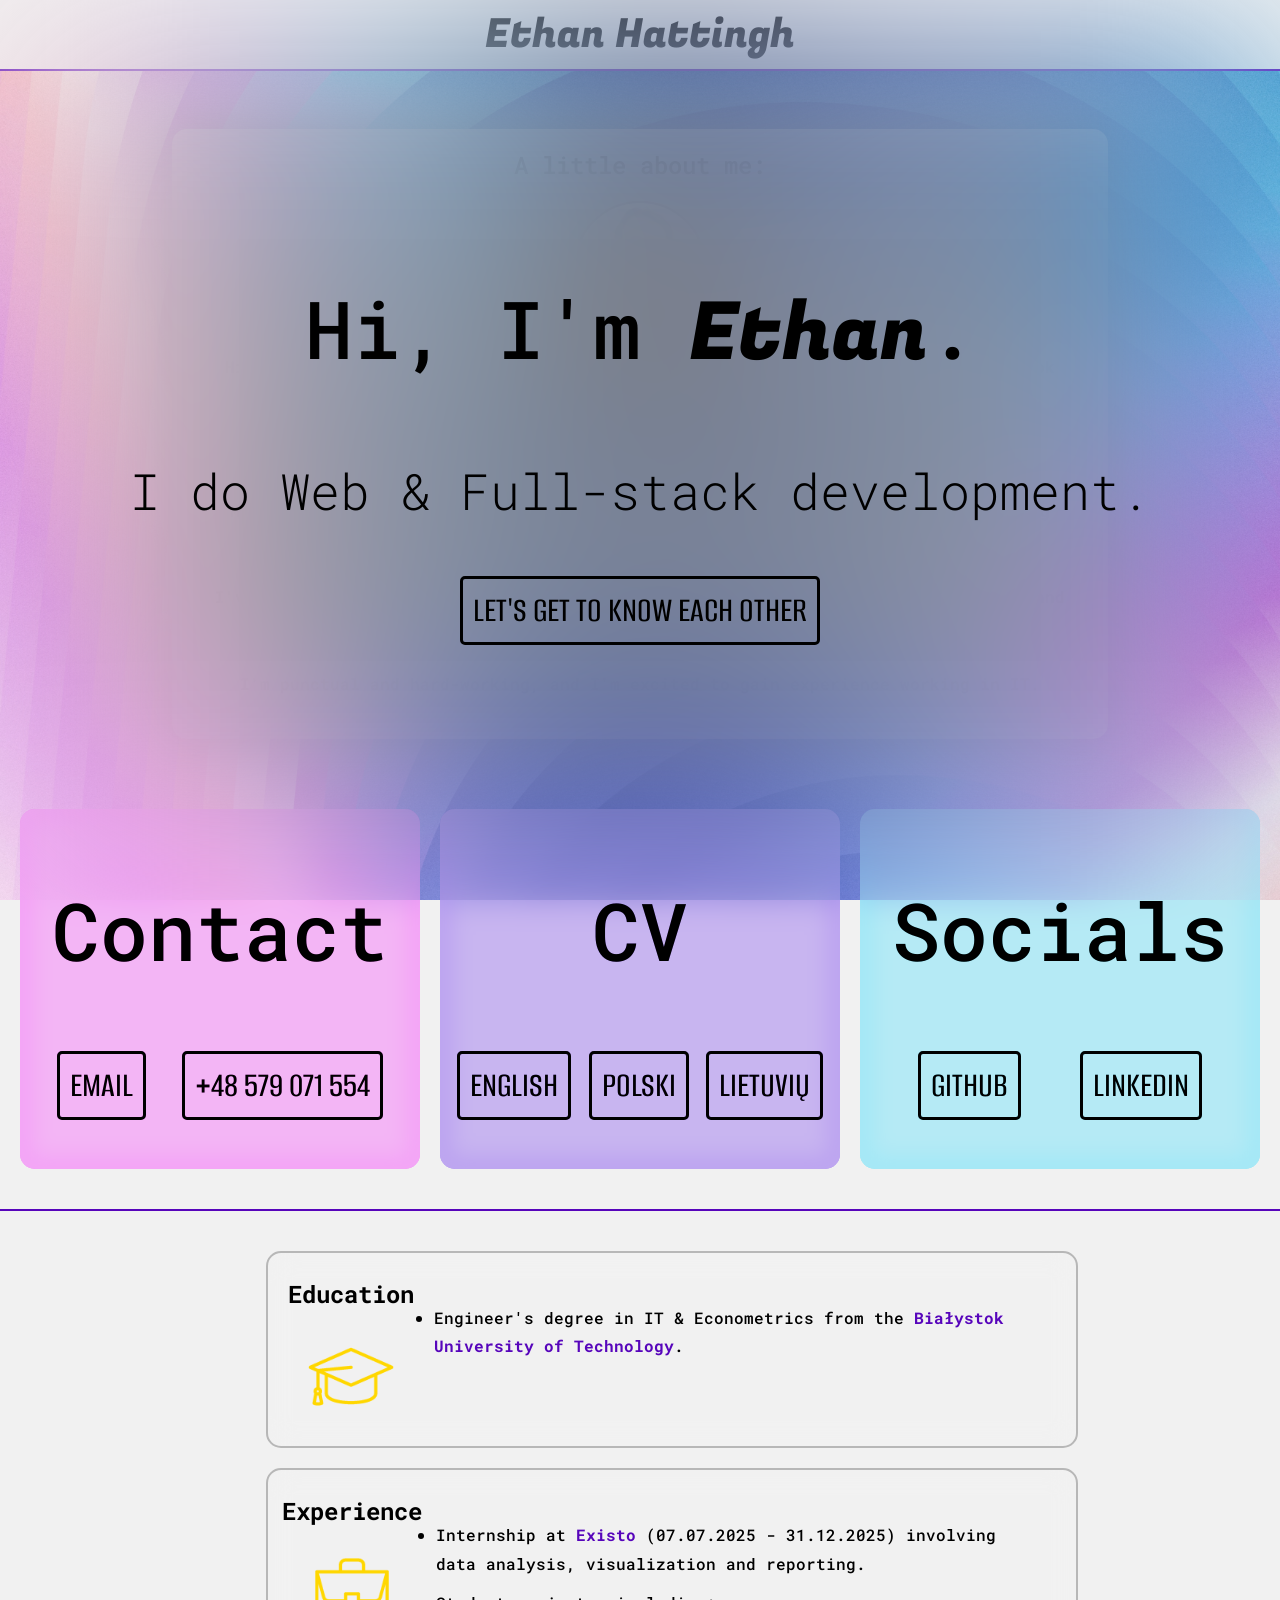
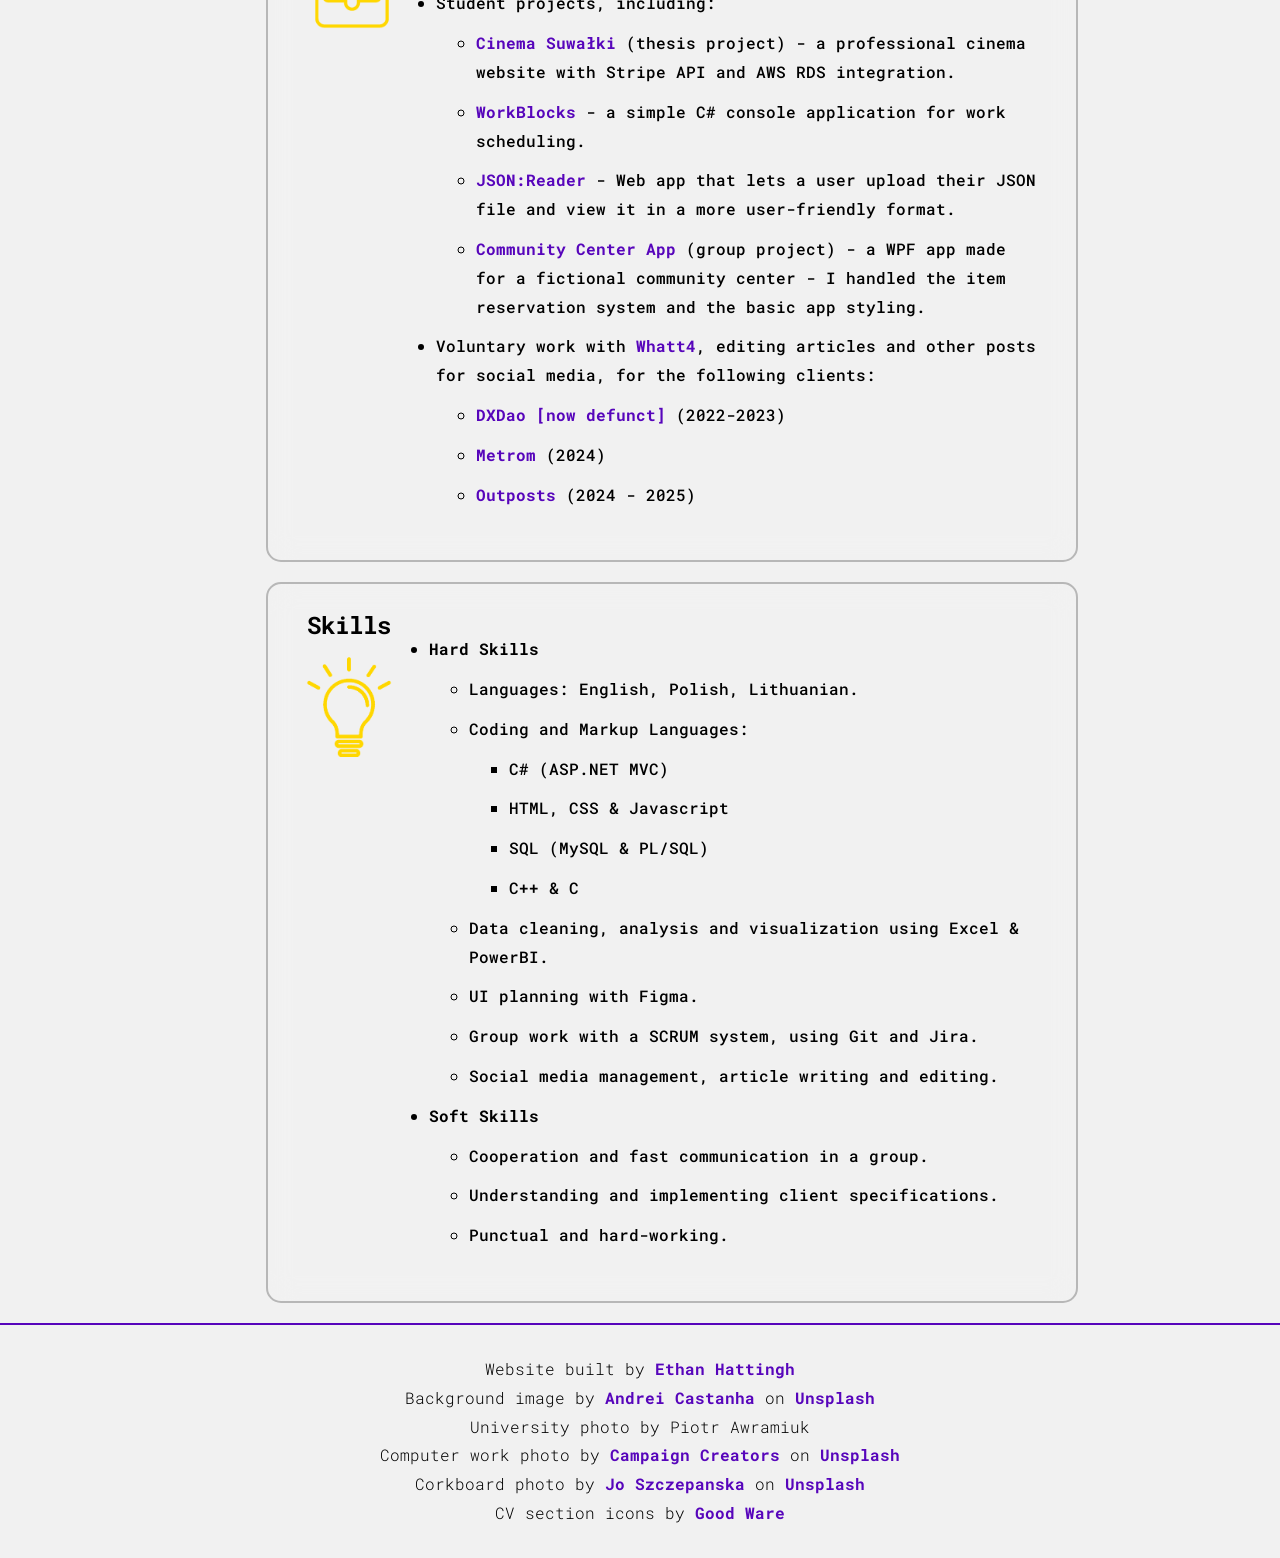
<file: index.html>
<!DOCTYPE html>
<html>
    <head>
        <meta charset="utf-8">
        <meta http-equiv="X-UA-Compatible" content="IE=edge">
        <title></title>
        <meta name="description" content="">
        <meta name="viewport" content="width=device-width, initial-scale=1 minimum-scale=1">
        <link rel="preconnect" href="https://fonts.googleapis.com">
        <link rel="preconnect" href="https://fonts.gstatic.com" crossorigin>
        <link href="https://fonts.googleapis.com/css2?family=Alumni+Sans+SC:ital,wght@0,100..900;1,100..900&family=Fugaz+One&family=Roboto+Mono:ital,wght@0,100..700;1,100..700&display=swap" rel="stylesheet">
        <link rel="stylesheet" href="css/style.css">
        <link rel="stylesheet" href="css/fonts.css">
    </head>
    <body class="vertical-flex no-scroll">
        <!--Header-->
        <header id="header">
            <a href="#" id="header-title" class="fugaz-one-regular">Ethan Hattingh</a>
        </header>

        <!--Splash screen (the thing with my name & that get to know each other button)-->
        <div id="splash">
            <p id="title" class="roboto-mono-bold text-functions">Hi, I'm <span class="fugaz-one-regular">Ethan</span>.</p>
            <p id="subtitle" class="roboto-mono-normal text-functions">I do Web & Full-stack development.</p>
            <button id="splash-button" class="alumni-sans-bold button-style">LET'S GET TO KNOW EACH OTHER</button>
        </div>

        <!--Bio (the one with my picture and some details about me)-->
        <section id="bio-section" class="bio-box vertical-flex">
            <h1 class="bio-title roboto-mono-bold">A little about me:</h1>
            <img id="bio-image" src="images/me.png" alt="Profile Picture">
            <p class="bio-text roboto-mono-bold">Hi, I'm Ethan. I'm an engineer of IT & Econometrics and a graduate of the Białystok University of Technology.<br><br>
                    I specialize in web and fullstack development, as well as data analysis.<br><br>
                    My specialty is C# and web development, but I'm also experienced with other coding languages and with SQL.<br><br>
                    I've been living in Poland for about 11 years, and I'm fluent in English, Polish, and Lithuanian.<br><br>
                    I'm punctual and hard-working, and I'm excited to gain experience working in IT.<br>
                </p>
        </section>

        <!--Contact info, CV pdfs, and socials-->
        <section class="info-flex">
            <div id="info-box1" class="info-box vertical-flex">
                <p class="info-box-title roboto-mono-bold">Contact</p>
                <div class="info-link-flex">
                    <a class="info-box-link alumni-sans-bold" href="mailto:ethanhattingh03@gmail.com">EMAIL</a>
                    <a class="info-box-link alumni-sans-bold" href="tel:579071554">+48 579 071 554</a>
                </div>
            </div>
            <div id="info-box2" class="info-box vertical-flex">
                <p class="info-box-title roboto-mono-bold">CV</p>
                <div class="info-link-flex">
                    <a class="info-box-link alumni-sans-bold" href="/documents/cv-en.pdf" download="Ethan Hattingh CV (en)">ENGLISH</a>
                    <a class="info-box-link alumni-sans-bold" href="/documents/cv-pl.pdf" download="Ethan Hattingh CV (pl)">POLSKI</a>
                    <a class="info-box-link alumni-sans-bold" href="/documents/cv-lt.pdf" download="Ethan Hattingh CV (lt)">LIETUVIŲ</a>
                </div>
            </div>
            <div id="info-box3" class="info-box vertical-flex">
                <p class="info-box-title roboto-mono-bold">Socials</p>
                <div class="info-link-flex">
                    <a class="info-box-link alumni-sans-bold" href="https://github.com/firecv">GITHUB</a>
                    <a class="info-box-link alumni-sans-bold" href="https://www.linkedin.com/in/ethan-hattingh-84b135362/">LINKEDIN</a>
                </div>
            </div>
        </section>

        <!--CV but readable without having to download it-->
        <section class="cv-section-container">
            <div id="cv-section" class="cv-box">
                <div class="vertical-flex">
                    <div id="cv-chunk1" class="cv-chunk horizontal-flex">
                        <div class="cv-icon-container">
                            <p class="cv-title roboto-mono-bold"><b>Education</b></p>
                            <img id="education-icon" class="cv-icon-image" src="images/cap.png" alt="Education Icon">
                        </div>
                        <div class="cv-detail-box">
                            <ul class="cv-list roboto-mono-bold">
                                <li>Engineer's degree in IT & Econometrics from the <a class="cv-link" href="https://pb.edu.pl/en/" target="_blank">Białystok University of Technology</a>.</li>
                            </ul>
                        </div>
                    </div>
                    <div id="cv-chunk2" class="cv-chunk horizontal-flex">
                        <div class="cv-icon-container">
                            <p class="cv-title roboto-mono-bold"><b>Experience</b></p>
                            <img id="work-icon" class="cv-icon-image" src="images/briefcase.png" alt="Work Icon">
                        </div>
                        <div class="cv-detail-box">
                            <ul class="cv-list roboto-mono-bold">
                                <li>Internship at <a class="cv-link" href="https://existo.pl/" target="_blank">Existo</a> (07.07.2025 - 31.12.2025) involving data analysis, visualization and reporting.</li>
                                <li>Student projects, including:
                                    <ul>
                                        <li><a class="cv-link" href="https://github.com/firecv/CinemaSite" target="_blank">Cinema Suwałki</a> (thesis project) - a professional cinema website with Stripe API and AWS RDS integration.</li>
                                        <li><a class="cv-link" href="https://github.com/firecv/WorkBlocks" target="_blank">WorkBlocks</a> - a simple C# console application for work scheduling.</li>
                                        <li><a class="cv-link" href="json-reader.html" target="_blank">JSON:Reader</a> - Web app that lets a user upload their JSON file and view it in a more user-friendly format.</li>
                                        <li><a class="cv-link" href="https://github.com/CHOSZCZYKP/MiejskiDomKultury" target="_blank">Community Center App</a> (group project) - a WPF app made for a fictional community center - I handled the item reservation system and the basic app styling.</li>
                                    </ul>
                                </li>
                                <li>Voluntary work with <a class="cv-link" href="https://whatt4.eth.limo/" target="_blank">Whatt4</a>, editing articles and other posts for social media, for the following clients:
                                    <ul>
                                        <li><a class="cv-link" href="https://dxdao.eth.link/" target="_blank">DXDao [now defunct]</a> (2022-2023)</li>
                                        <li><a class="cv-link" href="https://www.metrom.xyz/en" target="_blank">Metrom</a> (2024)</li>
                                        <li><a class="cv-link" href="https://outposts.io/" target="_blank">Outposts</a> (2024 - 2025)</li>
                                    </ul>
                                </li>
                            </ul>
                        </div>
                    </div>
                    <div id="cv-chunk3" class="cv-chunk horizontal-flex">
                        <div class="cv-icon-container">
                            <p class="cv-title roboto-mono-bold"><b>Skills</b></p>
                            <img id="skills-icon" class="cv-icon-image" src="images/lightbulb.png" alt="Skills Icon">
                        </div>
                        <div class="cv-detail-box">
                            <ul class="cv-list roboto-mono-bold">
                                <li><b>Hard Skills</b>
                                    <ul>
                                        <li>Languages: English, Polish, Lithuanian.</li>
                                        <li>Coding and Markup Languages:
                                            <ul>
                                                <li>C# (ASP.NET MVC)</li>
                                                <li>HTML, CSS & Javascript</li>
                                                <li>SQL (MySQL & PL/SQL)</li>
                                                <li>C++ & C</li>
                                            </ul>
                                        </li>
                                        <li>Data cleaning, analysis and visualization using Excel & PowerBI.</li>
                                        <li>UI planning with Figma.</li>
                                        <li>Group work with a SCRUM system, using Git and Jira.</li>
                                        <li>Social media management, article writing and editing.</li>
                                    </ul>
                                </li>
                                <li><b>Soft Skills</b>
                                    <ul>
                                        <li>Cooperation and fast communication in a group.</li>
                                        <li>Understanding and implementing client specifications.</li>
                                        <li>Punctual and hard-working.</li>
                                    </ul>
                                </li>
                            </ul>
                        </div>
                    </div>
                </div>
            </div>
        </section>

        <!--Footer links use the same styling as cv links, so the class is reused-->
        <footer id="footer">
            <p class="roboto-mono-normal">Website built by <a class="cv-link" href="https://github.com/firecv/firecv.github.io">Ethan Hattingh</a></p>
            <p class="roboto-mono-normal">Background image by <a class="cv-link" href="https://unsplash.com/@andreicastanha">Andrei Castanha</a> on <a class="cv-link" href="https://unsplash.com/photos/abstract-blue-and-pink-curved-lines-pattern-mAoMkGo4LGg">Unsplash</a></p>
            <p class="roboto-mono-normal">University photo by Piotr Awramiuk</p>
            <p class="roboto-mono-normal">Computer work photo by <a class="cv-link" href="https://unsplash.com/@campaign_creators">Campaign Creators</a> on <a class="cv-link" href="https://unsplash.com/photos/person-using-macbook-pro-pypeCEaJeZY">Unsplash</a></p>
            <p class="roboto-mono-normal">Corkboard photo by <a class="cv-link" href="https://unsplash.com/@joszczepanska">Jo Szczepanska</a> on <a class="cv-link" href="https://unsplash.com/photos/sticky-notes-on-corkboard-5aiRb5f464A">Unsplash</a></p>
            <p class="roboto-mono-normal">CV section icons by <a class="cv-link" href="https://www.flaticon.com/authors/good-ware">Good Ware</a></p>
        </footer>

        <script src="js/script.js"></script>
    </body>
</html>
</file>
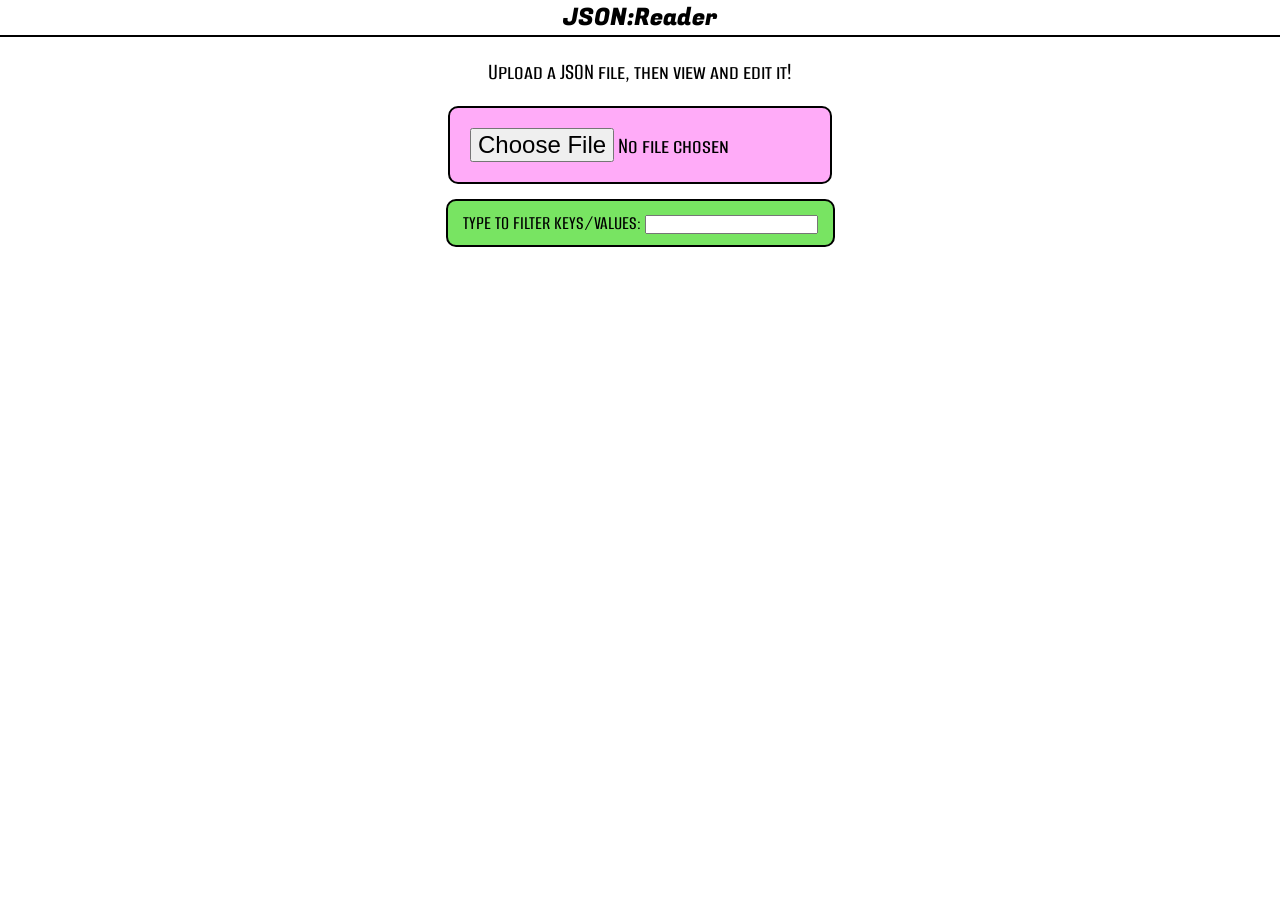
<file: json-reader.html>
<!DOCTYPE html>
<html>
    <head>
        <meta charset="utf-8">
        <meta http-equiv="X-UA-Compatible" content="IE=edge">
        <title></title>
        <meta name="description" content="">
        <meta name="viewport" content="width=device-width, initial-scale=1 minimum-scale=1">
        <link rel="preconnect" href="https://fonts.googleapis.com">
        <link rel="preconnect" href="https://fonts.gstatic.com" crossorigin>
        <link href="https://fonts.googleapis.com/css2?family=Alumni+Sans+SC:ital,wght@0,100..900;1,100..900&family=Fugaz+One&family=Roboto+Mono:ital,wght@0,100..700;1,100..700&display=swap" rel="stylesheet">
        <link rel="stylesheet" href="css/json-style.css">
        <link rel="stylesheet" href="css/fonts.css">
    </head>
    <body class="vertical-flex no-scroll">
        <!--Header-->
        <header id="header">
            <a href="#" id="header-title" class="fugaz-one-regular">JSON:Reader</a>
        </header>

        <p id="instruction-text1" class="instruction-text">Upload a JSON file, then view and edit it!</p>
        <input class="upload-button-initial" type="file" id="json-file-upload" accept=".json">
        <button id="download-button" class="hidden-text">DOWNLOAD</button>
        <p id="instruction-text2" class="hidden-text">JSON file successfully uploaded! To edit text values, just click<br>
            To scroll horizontally, move your mouse to the left/right edges of the screen.</p>

        <div class="filter-div alumni-sans-bold">
            <label>TYPE TO FILTER KEYS/VALUES: </label>
            <input id="filter" type="text" value="" />
        </div>
        
        <section id="json-output" data-name="json-root">
            <!-- Populated with the templates (under the body code) in json-script.js -->
        </section>

        <script src="js/json-script.js"></script>
    </body>


    <!-- Templates go here -->

    <template id="array-template">
        <div class="array-div" data-array>
            <div data-children></div>
        </div>
    </template>

    <template id="object-template">
        <div class="object-div entry-div" data-object>
            <div data-children></div>
        </div>
    </template>

    <template id="key-value-template">
        <div class="kv-div entry-div" data-kv>
            <p class="kv-key roboto-mono-bold" contenteditable="true" data-name></p>
            <div class="kv-value-container" data-children></div>
        </div>
    </template>

    <template id="value-text-template">
        <p class="kv-value roboto-mono-normal" contenteditable="true" data-text></p>
    </template>

    <template id="value-number-template">
        <input type="number" class="kv-value roboto-mono-normal" data-number />
    </template>

    <template id="txt-template">
        <div class="txt-div entry-div" data-simple-text>
            <p class=" roboto-mono-normal" contenteditable="true" data-simple></p>
        </div>
    </template>

    <template id="num-template">
        <div class="txt-div entry-div" data-simple-num>
            <input type="number" class="roboto-mono-normal" data-simple-n />
        </div>
    </template>
</html>
</file>
<file: css/style.css>
/*fonts moved to bottom*/

/* VARIABLES (color palette) */

:root {
    --bg-color: rgb(241, 241, 241);
    --bg-color-blur: rgba(241, 241, 241, 0.5);
    --bg-color-invis: rgb(241, 241, 241, 0);
    --accent-color: rgb(87, 5, 187);
    --accent-color-hover: rgb(204, 0, 184);
    --border-color: rgb(0, 0, 0);
    --light-border-color: rgb(183, 183, 183);
    --unfocus-color: rgb(63, 63, 63);
    --special-color1: rgb(247, 0, 255); /*Used to make each info box stand out more*/
    --special-color2: rgb(75, 0, 238);
    --special-color3: rgb(0, 213, 255);
}

/*ORIGINAL PALETTE

rgb(255, 126, 206)

    --bg-color: black;
    --accent-color: gold;
    --border-color: white;
    --unfocus-color: gray;
    --special-color1: #ff0000;
    --special-color2: #0099ff;
    --special-color3: #00ff00;
*/

/* BASIC */

html {
    scroll-behavior: smooth;
    background-color: var(--bg-color);
}

* {
    margin: 0px;
    padding: 0px;
    scrollbar-color: var(--accent-color) var(--bg-color);
}

body {
    top: 0;
    background-image:url('../images/background.jpg'); /* Photo by Artem Sapegin on Unsplash*/
    background-repeat: repeat;
    background-attachment: fixed;
    background-size: cover;
    overflow-x: hidden;
    display: flex;
    flex-direction: column;
}

.no-scroll { 
  height: 100%; 
  overflow: hidden; 
} 

p, li {
    line-height: 1.8;
}

/* SPLASH SCREEN */

#splash {
    position: fixed;
    top: 0;
    left: 0;
    width: 100%;
    height: 100vh;
    z-index: 999;
    background-color: rbga(255, 255, 255, 0.1);
    backdrop-filter: blur(100px);
    display: flex;
    flex-direction: column;
    justify-content: center;
    align-items: center;
    text-align: center;
}

#title {
    font-size: 80px;
    color: var(--border-color);
}

#subtitle {
    font-size: 50px;
    color: var(--border-color);
    margin: 40px;
}

@media (max-width: 600px) {
    #title {
        font-size: 60px;
    }

    #subtitle {
        font-size: 30px;
        margin: 25px;
    }
}

#splash-button {
    font-size: 36px;
}

.text-functions {
    overflow-wrap: break-word;
}

.button-style {
    border-radius: 5px;
    border: 3px var(--border-color) solid;
    background-color: rgba(0, 0, 0, 0);
    color: var(--border-color);
    backdrop-filter: blur(10px);
    padding: 10px;
    transition-duration: 350ms;
}

.button-style:hover {
    background-color: var(--accent-color);
    border: 3px var(--accent-color) solid;
    color: var(--bg-color);
    cursor: pointer;
    /*filter: drop-shadow(0px 0px 20px var(--unfocus-color));*/
}

.disappear {
    visibility: hidden;
    opacity: 0;
    transition: visibility 0s 0.8s, opacity 0.8s ease-in-out;
}


/* HEADER */

#header {
    position: sticky;
    top: 0;
    width: 100%;
    z-index: 100;
    height: fit-content;
    margin-bottom: 40px;
    padding: 5px;
    background-color: var(--bg-color);
    border-bottom: 2px var(--accent-color) solid;
    display: flex;
    justify-content: center;
    transition: 0.4s ease-in-out;
    text-align: center;
}

#header-title {
    font-size: 40px;
    color: var(--border-color);
    transition: 0.5s;
    text-decoration: none;
}

#header-title:hover {
    color: var(--accent-color);
}

/* GENERIC STYLE CLASSES */

.circle-frame {
    border-radius: 50%;
    border-style: solid var(--border-color) 2px;
    border-color: var(--bg-color);
}

.horizontal-flex {
    width: 100%;
    display: flex;
    flex-direction: row;
    justify-content: space-evenly;
    align-items: center;
}

.vertical-flex {
    height: 100%;
    display: flex;
    flex-direction: column;
    justify-content: space-evenly;
    align-items: center;
}

/* BIO BOX CLASSES */
.bio-box {
    width: 70vw;
    min-width: 400px;
    height: fit-content;
    min-height: 330px;
    background-color: var(--bg-color-blur);
    backdrop-filter: blur(15px);
    filter: drop-shadow(0px 0px 20px var(--border-color));
    transition: 0.5s;
    margin-top: 2vh;
    margin-bottom: 70px;
    padding: 20px;
    border-radius: 15px;
}

.bio-box-scroll {
    width: 60vw;
    height: fit-content;
    border-radius: 15px;
    background-color: var(--bg-color-blur);
    backdrop-filter: blur(15px);
    filter: drop-shadow(0px 0px 0px var(--border-color));
    transition: 0.5s;
    margin-top: 2vh;
    margin-bottom: 40px;
    padding: 20px;
}

.bio-box h1 {
    font-size: 24px;
    color: var(--border-color);
    text-align: center;
    transition: 0.4s ease-in-out;
}

.bio-box-scroll h1 {
    font-size: 24px;
    color: var(--unfocus-color);
    text-align: center;
    transition: 0.4s ease-in-out;
}

.bio-box p {
    font-size: 16px;
    color: var(--border-color);
    padding: 20px;
    text-align: center;
    transition: 0.4s ease-in-out;
}

.bio-box-scroll p {
    font-size: 10px;
    color: var(--unfocus-color);
    padding: 20px;
    text-align: center;
    transition: 0.4s ease-in-out;
}

#bio-image {
    opacity: 1;
    width: 10vw;
    height: auto;
    border-radius: 50%;
    transition: 0.5s ease-in-out;
    margin: 20px auto 0 auto;
}

.bio-box #bio-image {
    filter: grayscale(0);
    filter: brightness(1);
    border: 2px var(--border-color) solid;
}

.bio-box-scroll #bio-image {
    filter: grayscale(1);
    filter: brightness(0.35);
    border: 2px var(--bg-color) solid;
}

@media (max-width: 1000px) or (max-height: 600px) or ((max-width: 1200px) and (max-height: 650px)) {
    .bio-box-scroll p {
        font-size: 16px;
        color: var(--border-color);
        padding: 20px;
        text-align: center;
        transition: 0.4s ease-in-out;
    }

    .bio-box-scroll #bio-image {
        filter: grayscale(0);
        filter: brightness(1);
        border: 2px var(--border-color) solid;
    }
}

/* INFO BOX CLASSES */

.info-flex {
    width: 100%;
    display: flex;
    flex-direction: row;
    flex-wrap: wrap;
    justify-content: space-evenly;
    align-items: center;
}

.info-box {
    width: 25vw;
    min-width: 400px;
    height: 40vh;
    min-height: 330px;
    border-radius: 15px;
    background-color: var(--bg-color-blur);
    backdrop-filter: blur(15px);
    transition: 0.2s ease-in-out;
    margin-bottom: 20px;
}

.info-box:hover {
    transform: scale(1.02);
}

.info-box:nth-of-type(1) {
    filter: drop-shadow(0px 0px 0px var(--special-color1));
}
.info-box:nth-of-type(2) {
    filter: drop-shadow(0px 0px 0px var(--special-color2));
}
.info-box:nth-of-type(3) {
    filter: drop-shadow(0px 0px 0px var(--special-color3));
}

.info-box:nth-of-type(1):hover {
    filter: drop-shadow(-10px -10px 10px var(--special-color1));
}
.info-box:nth-of-type(2):hover {
    filter: drop-shadow(0px -10px 15px var(--special-color2));
}
.info-box:nth-of-type(3):hover {
    filter: drop-shadow(10px -10px 10px var(--special-color3));
}

.info-link-flex {
    width: 100%;
    display: flex;
    flex-direction: row;
    justify-content: space-evenly;
    align-items: center;
}

.info-box-title {
    font-size: 80px;
    text-align: center;
    color: var(--border-color);
}

@media (max-width: 600px) {
    .info-box-title {
        font-size: 60px;
    }
}

.info-box-link {
    font-size: 36px;
}

.info-box .info-box-link {
    border-radius: 5px;
    border: 3px var(--border-color) solid;
    background-color: rgba(0, 0, 0, 0);
    color: var(--border-color);
    padding: 10px;
    transition-duration: 350ms;
    text-decoration: none;
}

.info-box:hover .info-box-link {
    border-radius: 5px;
    border: 3px var(--border-color) solid;
    background-color: rgba(0, 0, 0, 0);
    color: var(--border-color);
    padding: 10px;
    transition-duration: 350ms;
    text-decoration: none;
}

.info-box:hover .info-box-link:hover {
    color: var(--bg-color);
    cursor: pointer;
}

.info-box:nth-of-type(1):hover .info-box-link:hover {
    border: 3px var(--special-color1) solid;
    background-color: var(--special-color1);
}

.info-box:nth-of-type(2):hover .info-box-link:hover {
    border: 3px var(--special-color2) solid;
    background-color: var(--special-color2);
}

.info-box:nth-of-type(3):hover .info-box-link:hover {
    border: 3px var(--special-color3) solid;
    background-color: var(--special-color3);
}

@media (max-width: 600px) {
    .info-box:nth-of-type(1) .info-box-link {
        border: 3px var(--special-color1) solid;
        color: var(--border-color);
    }

    .info-box:nth-of-type(2) .info-box-link {
        border: 3px var(--special-color2) solid;
        color: var(--border-color);
    }

    .info-box:nth-of-type(3) .info-box-link {
        border: 3px var(--special-color3) solid;
        color: var(--border-color);
    }

    .info-box {
        min-width: 90vw;
        height: 40vh;
    }

    /* .info-link-flex {
        flex-direction: column;
    } */

    .info-box-link {
        margin-top: 15px;
    }
}
  
/* CV SECTION */

.cv-section-container {
    width: 100%;
    height: fit-content;
    border-top: 2px var(--accent-color) solid;
    background-color: var(--bg-color);
    margin-top: 20px;
}

.cv-box {
    width: 100%;
    height: fit-content;
    display: flex;
    flex-direction: column;
    justify-content: center;
    align-items: center;
    background-color: var(--bg-color);
    text-align: left;
    position: relative;
    background-blend-mode: lighten;
}

.cv-box:has(#cv-chunk1:hover) {
    background-image: url('../images/cv-bg1.jpg'); /*photo Piotr Awramiuk*/
    background-color: var(--bg-color-invis);
    transition: 0.5s ease-in-out;
}
.cv-box:has(#cv-chunk2:hover) {
    background-image: url('../images/cv-bg2.jpg');
    background-color: var(--bg-color-invis);
    transition: 0.5s ease-in-out;
}
.cv-box:has(#cv-chunk3:hover) {
    background-image: url('../images/cv-bg3.jpg');
    background-color: var(--bg-color-invis);
    transition: 0.5s ease-in-out;
}

@keyframes fadeImage {
    from { background-color: var(--bg-color) }
    to { opacity: var(--bg-invis); }
}

.cv-chunk {
    width: 60vw;
    height: fit-content;
    margin-left: 5vw;
    align-items: flex-start;

    background-color: var(--bg-color-blur);
    backdrop-filter: blur(15px);
    border: var(--light-border-color) solid 2px;
    border-radius: 15px;
    padding: 20px;
    margin-bottom: 20px;
    transition: 0.3s ease-in-out;
    z-index: 21;
}

#cv-chunk1 {
    margin-top: 40px;
}

.cv-chunk:hover {
    border: var(--bg-color-blur) solid 2px;
    background-color: var(--bg-color-blur);
    backdrop-filter: blur(200px);
    filter: drop-shadow(0px 0px 20px var(--border-color));
    transition: 0.3s ease-in-out;
    transform: scale(1.02);
}

.cv-icon-container {
    width: 10vw;
    height: fit-content;
    display: flex;
    flex-direction: column;
    justify-content: center;
    align-items: center;
}

.cv-title {
    font-size: 24px;
    color: var(--border-color);
    text-align: center;
    margin-bottom: 10px;
}

.cv-icon-image {
    width: 100px;
    height: auto;
}

.cv-detail-box {
    color: var(--border-color);
    font-size: 16px;
    width: 50vw;
    height: fit-content;
    text-align: left;
    padding: 20px;
}

@media (max-width: 1000px) {
    .cv-title {
        font-size: 20px;
        color: var(--border-color);
        text-align: center;
        margin-bottom: 10px;
    }

    .cv-icon-image {
        width: 60px;
        height: auto;
    }

    .cv-chunk {
        width: 90vw;
    }

    .cv-detail-box {
        max-height: 70vh;
        overflow-y: scroll;
    }
}

@media (max-width: 800px) {
    .cv-title {
        font-size: 16px;
    }

    .cv-detail-box {
        font-size: 14px;
    }

    .cv-icon-container {
        margin-right: 20px;
    }
}

.cv-list li {
    margin: 11px 0 11px 0;
}

.cv-list li ul {
    margin-left: 40px;
}

.cv-link {
    color: var(--accent-color);
    text-decoration: none;
    font-weight: bold;
    transition: 0.3s;
}

.cv-link:hover {
    background-color: var(--accent-color);
    color: var(--bg-color);
    text-decoration: none;
}

/* FOOTER */

#footer {
    font-size: default;
    width: 100%;
    height: fit-content;
    padding: 30px;
    background-color: var(--bg-color);
    border-top: 2px var(--accent-color) solid;
    display: flex;
    flex-direction: column;
    justify-content: space-evenly;
    text-align: center;
    overflow-x: hide;
    margin-top: 0px;
    color: var(--border-color);
    z-index: 999;
}
</file>
<file: css/fonts.css>
/* FONTS */

.roboto-mono-normal {
  font-family: "Roboto Mono", monospace;
  font-optical-sizing: auto;
  font-weight: 300;
  font-style: normal;
}

.roboto-mono-bold {
  font-family: "Roboto Mono", monospace;
  font-optical-sizing: auto;
  font-weight: 500;
  font-style: normal;
}

.alumni-sans-normal {
  font-family: "Alumni Sans SC", sans-serif;
  font-optical-sizing: auto;
  font-weight: 200;
  font-style: normal;
}

.alumni-sans-bold {
  font-family: "Alumni Sans SC", sans-serif;
  font-optical-sizing: auto;
  font-weight: 500;
  font-style: normal;
}

.fugaz-one-regular {
  font-family: "Fugaz One", sans-serif;
  font-weight: 400;
  font-style: normal;
}
</file>
<file: css/json-style.css>
html {
    scroll-behavior: smooth;
}

* {
    margin: 0px;
    padding: 0px;
}

#json-output {
    will-change: transform;
}

body {
    display: flex;
    flex-direction: column;
    align-items: center;
    padding-bottom: 40px;
    overflow-x: scroll;
}

#header {
    position: sticky;
    top: 0;
    width: 100vw;
    background-color: rgba(255, 255, 255, 0.9);
    border-bottom: 2px black solid;
    display: flex;
    flex-direction: column;
    align-items: center;
    text-align: center;
    z-index: 999;
}

#header-title {
    font-size: 24px;
    color: black;
    text-decoration: none;
    transition: 0.2s;
}

#header-title:hover {
    color: blueviolet;
}

input[type=file] {
    font-family: "Alumni Sans SC", sans-serif;
    font-optical-sizing: auto;
    font-weight: 500;
    font-style: normal;
}

.upload-button-initial {
    border: 2px black solid;
    border-radius: 10px;
    background-color: rgba(255, 42, 237, 0.392);
    font-size: 24px;
    padding: 20px;
}

.upload-button {
    border: 2px black solid;
    border-radius: 10px;
    background-color: rgba(255, 42, 237, 0.392);
    font-size: 16px;
    margin-top: 20px;
    padding: 5px;
}

#download-button {
    border: 2px black solid;
    border-radius: 10px;
    background-color: rgba(255, 42, 138, 0.392);
    font-size: 16px;
    margin-top: 20px;
    padding: 5px;

    font-family: "Alumni Sans SC", sans-serif;
    font-optical-sizing: auto;
    font-weight: 500;
    font-style: normal;
    font-size: 40px;
}

#download-button:hover {
    transform: scale(1.05);
}

.instruction-text {
    font-family: "Alumni Sans SC", sans-serif;
    font-optical-sizing: auto;
    font-weight: 500;
    font-style: normal;
    font-size: 24px;
    margin: 20px;
}

.hidden-text {
    display: none;
}

#json-output {
    width: 70vw;
}

.entry-div {
    border: 2px black solid;
    border-radius: 10px;
    padding: 10px;
    margin-top: 10px;
}

/*.array-div {
    background-color: rgba(255, 244, 42, 0.392);
    border-radius: 10px;
}*/

.object-div {
    background-color: rgba(255, 74, 42, 0.392);
}

#json-output > .object-div:first-child {
    border: 0px;
    background-color: rgba(255, 255, 255, 0);
}

.kv-div {
    min-width: 360px;
    background-color: rgba(42, 220, 255, 0.392);
    display: flex;
    justify-content: flex-start;
    align-items: flex-start;
    gap: 20px;
}

.kv-key {
    min-width: 140px;
    text-align: right;
    font-size: 16px;
}

.key-value-container {
    min-width: 200px;
    max-width: 60vw;
    text-align: left;
}

.kv-value {
    min-width: 200px;
    font-size: 16px;
}

.txt-div {
    background-color: rgba(255, 244, 42, 0.392);
    max-width: 60vw;
}

input[type=number] {
    background-color: rgba(255, 255, 255, 0);
    border: 0px;
    font-size: 16px;
}

.filter-div {
    position: sticky;
    top: 50px;
    border: 2px black solid;
    border-radius: 10px;
    background-color: rgba(106, 226, 82, 0.9);
    margin-top: 15px;
    padding: 10px 15px 10px 15px;
    font-size: 20px;
    z-index: 998;
}

.filter-out {
    visibility: hidden;
    font-size: 0;
}

/*
.filter-in {
    box-shadow: 0 10px 10px rgba(0, 0, 0, 0.25);
    border: 4px black double;
}
*/
</file>
